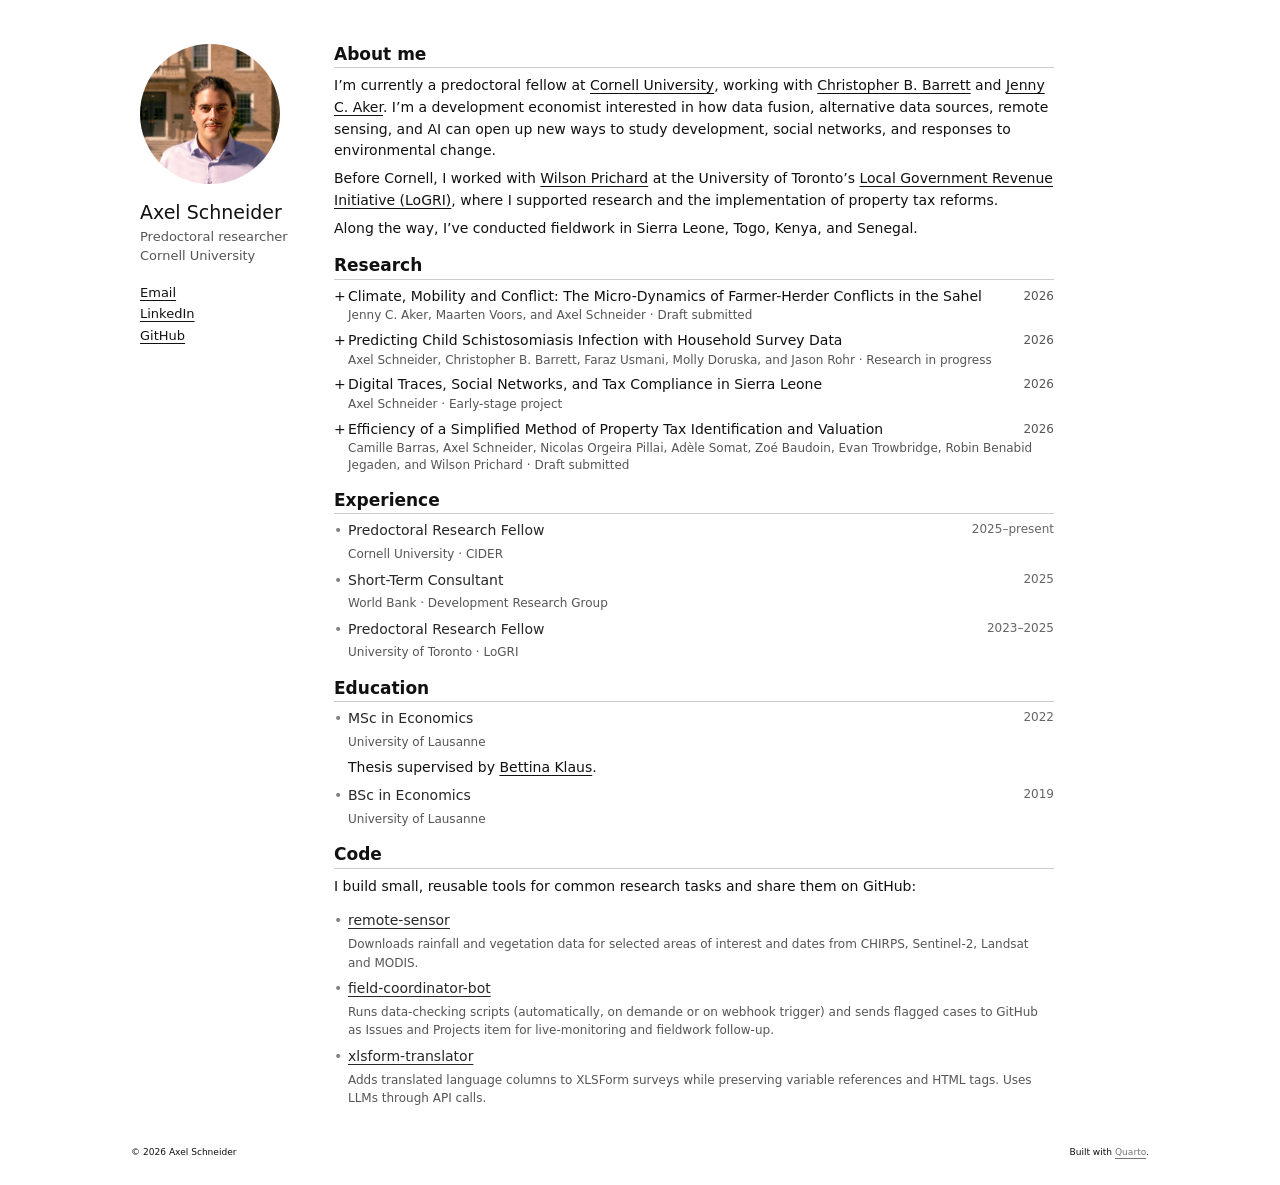
<file: docs/index.html>
<!DOCTYPE html>
<html xmlns="http://www.w3.org/1999/xhtml" lang="en" xml:lang="en"><head>

<meta charset="utf-8">
<meta name="generator" content="quarto-1.8.27">

<meta name="viewport" content="width=device-width, initial-scale=1.0, user-scalable=yes">

<meta name="description" content="Axel Schneider, predoctoral researcher at Cornell University. Development economics research using data fusion, alternative data sources, and machine learning.">

<title>Axel Schneider</title>
<style>
code{white-space: pre-wrap;}
span.smallcaps{font-variant: small-caps;}
div.columns{display: flex; gap: min(4vw, 1.5em);}
div.column{flex: auto; overflow-x: auto;}
div.hanging-indent{margin-left: 1.5em; text-indent: -1.5em;}
ul.task-list{list-style: none;}
ul.task-list li input[type="checkbox"] {
  width: 0.8em;
  margin: 0 0.8em 0.2em -1em; /* quarto-specific, see https://github.com/quarto-dev/quarto-cli/issues/4556 */ 
  vertical-align: middle;
}
</style>


<script src="site_libs/quarto-nav/quarto-nav.js"></script>
<script src="site_libs/clipboard/clipboard.min.js"></script>
<script src="site_libs/quarto-html/quarto.js" type="module"></script>
<script src="site_libs/quarto-html/tabsets/tabsets.js" type="module"></script>
<script src="site_libs/quarto-html/axe/axe-check.js" type="module"></script>
<script src="site_libs/quarto-html/popper.min.js"></script>
<script src="site_libs/quarto-html/tippy.umd.min.js"></script>
<link href="site_libs/quarto-html/tippy.css" rel="stylesheet">
<link href="site_libs/quarto-html/quarto-syntax-highlighting-ed96de9b727972fe78a7b5d16c58bf87.css" rel="stylesheet" id="quarto-text-highlighting-styles">
<script src="site_libs/bootstrap/bootstrap.min.js"></script>
<link href="site_libs/bootstrap/bootstrap-icons.css" rel="stylesheet">
<link href="site_libs/bootstrap/bootstrap-ff63373b1067ca6f91cf1456aa1f00a2.min.css" rel="stylesheet" append-hash="true" id="quarto-bootstrap" data-mode="light">
<script id="quarto-search-options" type="application/json">{
  "language": {
    "search-no-results-text": "No results",
    "search-matching-documents-text": "matching documents",
    "search-copy-link-title": "Copy link to search",
    "search-hide-matches-text": "Hide additional matches",
    "search-more-match-text": "more match in this document",
    "search-more-matches-text": "more matches in this document",
    "search-clear-button-title": "Clear",
    "search-text-placeholder": "",
    "search-detached-cancel-button-title": "Cancel",
    "search-submit-button-title": "Submit",
    "search-label": "Search"
  }
}</script>
<style>html{ scroll-behavior: smooth; }</style>
<link rel="canonical" href="https://schneideraxel.github.io/">
<script type="application/ld+json">
{
  "@context": "https://schema.org",
  "@type": "ProfilePage",
  "url": "https://schneideraxel.github.io/",
  "mainEntity": {
    "@type": "Person",
    "name": "Axel Schneider",
    "url": "https://schneideraxel.github.io/",
    "image": "https://schneideraxel.github.io/axel.jpg",
    "jobTitle": "Predoctoral Research Fellow",
    "affiliation": {
      "@type": "Organization",
      "name": "Cornell University",
      "url": "https://www.cornell.edu/"
    },
    "sameAs": [
      "https://github.com/schneideraxel",
      "https://linkedin.com/in/axel-schneider-1798492ba",
      "https://business.cornell.edu/centers/cider/predocs/",
      "https://logri.org/fr/profile/schneider-axel/"
    ]
  }
}
</script>


<link rel="stylesheet" href="site.css">
<meta property="og:title" content="Axel Schneider">
<meta property="og:description" content="Axel Schneider, predoctoral researcher at Cornell University. Development economics research using data fusion, alternative data sources, and machine learning.">
<meta property="og:image" content="https://schneideraxel.github.io/axel.jpg">
<meta property="og:site_name" content="Axel Schneider">
<meta property="og:image:alt" content="Portrait of Axel Schneider">
<meta name="twitter:title" content="Axel Schneider">
<meta name="twitter:description" content="Axel Schneider, predoctoral researcher at Cornell University. Development economics research using data fusion, alternative data sources, and machine learning.">
<meta name="twitter:image" content="https://schneideraxel.github.io/axel.jpg">
<meta name="twitter:image:alt" content="Portrait of Axel Schneider">
<meta name="twitter:card" content="summary_large_image">
</head>

<body class="quarto-light">

<div id="quarto-search-results"></div>
<!-- content -->
<div id="quarto-content" class="quarto-container page-columns page-rows-contents page-layout-full">
<!-- sidebar -->
<!-- margin-sidebar -->
    
<!-- main -->
<main class="content column-page" id="quarto-document-content"><header id="title-block-header" class="quarto-title-block"></header>




<div class="site-layout">
<div class="profile-sidebar">
<p><img src="axel.jpg" alt="Portrait of Axel Schneider" class="portrait" width="180" height="180"></p>
<h1 id="axel-schneider">Axel Schneider</h1>
<p><span class="profile-affiliation">Predoctoral researcher<br>Cornell University</span></p>
<div class="profile-links" aria-label="Profile links">
  <a href="mailto:as4538@cornell.edu">Email</a>
  <a href="https://linkedin.com/in/axel-schneider-1798492ba">LinkedIn</a>
  <a href="https://github.com/schneideraxel">GitHub</a>
</div>
</div>
<div class="reading-column">
<div id="about" class="biography">
<h2 id="about-me">About me</h2>
<p>I’m currently a predoctoral fellow at <a href="https://business.cornell.edu/centers/cider/predocs/">Cornell University</a>, working with <a href="https://barrett.dyson.cornell.edu/">Christopher B. Barrett</a> and <a href="https://cals.cornell.edu/people/jenny-aker">Jenny C. Aker</a>. I’m a development economist interested in how data fusion, alternative data sources, remote sensing, and AI can open up new ways to study development, social networks, and responses to environmental change.</p>
<p>Before Cornell, I worked with <a href="https://munkschool.utoronto.ca/person/wilson-prichard">Wilson Prichard</a> at the University of Toronto’s <a href="https://logri.org/fr/profile/schneider-axel/">Local Government Revenue Initiative (LoGRI)</a>, where I supported research and the implementation of property tax reforms.</p>
<p>Along the way, I’ve conducted fieldwork in Sierra Leone, Togo, Kenya, and Senegal.</p>
</div>
<section id="research" class="section-grid">
<h2>Research</h2>
<div class="section-body">
<details class="research-item">
<summary>
<span class="item-title">Climate, Mobility and Conflict: The Micro-Dynamics of Farmer-Herder Conflicts in the Sahel</span><span class="item-year">2026</span><span class="item-meta">Jenny C. Aker, Maarten Voors, and Axel Schneider · Draft submitted</span>
</summary>
<p>We combine repeated village and household surveys from 180 villages in Niger with rainfall, vegetation, and geospatial data to document when and where farmer–herder conflicts occur. We focus on how seasonal mobility, access to forage and farmland, and local coordination mechanisms shape conflict risk.</p>
</details>
<details class="research-item">
<summary>
<span class="item-title">Predicting Child Schistosomiasis Infection with Household Survey Data</span><span class="item-year">2026</span><span class="item-meta">Axel Schneider, Christopher B. Barrett, Faraz Usmani, Molly Doruska, and Jason Rohr · Research in progress</span>
</summary>
<p>We link three rounds of household and village surveys to schistosomiasis screening data in Senegal. Using random forests, we aim to identify the smallest practical set of individual, household, village and geographic indicators needed to predict infection and help NGOs or government agencies target screening and treatment. This research asks whether a short, focused survey can support effective targeting without the burden of extensive data collection.</p>
</details>
<details class="research-item">
<summary>
<span class="item-title">Digital Traces, Social Networks, and Tax Compliance in Sierra Leone</span><span class="item-year">2026</span><span class="item-meta">Axel Schneider · Early-stage project</span>
</summary>
<p>This early-stage project asks how the effects of tax sensitization and enforcement diffuse through social networks in Sierra Leone. It explores using machine learning to infer ties from mobile-phone communication patterns, then linking network exposure to randomized outreach and the timing of tax payments.</p>
</details>
<details class="research-item">
<summary>
<span class="item-title">Efficiency of a Simplified Method of Property Tax Identification and Valuation</span><span class="item-year">2026</span><span class="item-meta">Camille Barras, Axel Schneider, Nicolas Orgeira Pillai, Adèle Somat, Zoé Baudoin, Evan Trowbridge, Robin Benabid Jegaden, and Wilson Prichard · Draft submitted</span>
</summary>
<p>We compare implementations of simplified property identification and valuation across five African countries, drawing on remote mapping, field survey, and expert valuation data. The policy brief documents the time and cost of each stage and examines how imagery quality, survey design, scale, and local conditions affect efficiency.</p>
</details>
</div>
</section>
<section id="experience" class="section-grid">
<h2>Experience</h2>
<div class="section-body">
<h3 id="predoctoral-research-fellow-2025present">Predoctoral Research Fellow <span class="item-year">2025–present</span></h3>
<p><em>Cornell University · CIDER</em></p>
<h3 id="short-term-consultant-2025">Short-Term Consultant <span class="item-year">2025</span></h3>
<p><em>World Bank · Development Research Group</em></p>
<h3 id="predoctoral-research-fellow-20232025">Predoctoral Research Fellow <span class="item-year">2023–2025</span></h3>
<p><em>University of Toronto · LoGRI</em></p>
</div>
</section>
<section id="education" class="section-grid">
<h2>Education</h2>
<div class="section-body">
<h3 id="msc-in-economics-2022">MSc in Economics <span class="item-year">2022</span></h3>
<p><em>University of Lausanne</em></p>
<p>Thesis supervised by <a href="https://www.bklaus.net/">Bettina Klaus</a>.</p>
<h3 id="bsc-in-economics-2019">BSc in Economics <span class="item-year">2019</span></h3>
<p><em>University of Lausanne</em></p>
</div>
</section>
<section id="code" class="section-grid">
<h2>Code</h2>
<div class="section-body">
<p>I build small, reusable tools for common research tasks and share them on GitHub:</p>
<h3 id="remote-sensor-last-updated"><a href="https://github.com/schneideraxel/remote-sensor">remote-sensor</a> <span class="item-year repo-updated" data-repo="remote-sensor">Last updated…</span></h3>
<p>Downloads rainfall and vegetation data for selected areas of interest and dates from CHIRPS, Sentinel-2, Landsat and MODIS.</p>
<h3 id="field-coordinator-bot-last-updated"><a href="https://github.com/schneideraxel/field-coordinator-bot">field-coordinator-bot</a> <span class="item-year repo-updated" data-repo="field-coordinator-bot">Last updated…</span></h3>
<p>Runs data-checking scripts (automatically, on demande or on webhook trigger) and sends flagged cases to GitHub as Issues and Projects item for live-monitoring and fieldwork follow-up.</p>
<h3 id="xlsform-translator-last-updated"><a href="https://github.com/schneideraxel/xlsform-translator">xlsform-translator</a> <span class="item-year repo-updated" data-repo="xlsform-translator">Last updated…</span></h3>
<p>Adds translated language columns to XLSForm surveys while preserving variable references and HTML tags. Uses LLMs through API calls.</p>
</div>
</section>
<script>
fetch("https://api.github.com/users/schneideraxel/repos?per_page=100")
  .then(response => response.ok ? response.json() : Promise.reject())
  .then(repositories => {
    const dates = new Map(repositories.map(repository => [repository.name, repository.pushed_at]));
    document.querySelectorAll(".repo-updated").forEach(element => {
      const date = dates.get(element.dataset.repo);
      if (date) element.textContent = `Updated ${new Intl.DateTimeFormat("en", { month: "short", year: "numeric" }).format(new Date(date))}`;
      else element.hidden = true;
    });
  })
  .catch(() => document.querySelectorAll(".repo-updated").forEach(element => element.hidden = true));
</script>
</div>
</div>



</main> <!-- /main -->
<script id="quarto-html-after-body" type="application/javascript">
  window.document.addEventListener("DOMContentLoaded", function (event) {
    const isCodeAnnotation = (el) => {
      for (const clz of el.classList) {
        if (clz.startsWith('code-annotation-')) {                     
          return true;
        }
      }
      return false;
    }
    const onCopySuccess = function(e) {
      // button target
      const button = e.trigger;
      // don't keep focus
      button.blur();
      // flash "checked"
      button.classList.add('code-copy-button-checked');
      var currentTitle = button.getAttribute("title");
      button.setAttribute("title", "Copied!");
      let tooltip;
      if (window.bootstrap) {
        button.setAttribute("data-bs-toggle", "tooltip");
        button.setAttribute("data-bs-placement", "left");
        button.setAttribute("data-bs-title", "Copied!");
        tooltip = new bootstrap.Tooltip(button, 
          { trigger: "manual", 
            customClass: "code-copy-button-tooltip",
            offset: [0, -8]});
        tooltip.show();    
      }
      setTimeout(function() {
        if (tooltip) {
          tooltip.hide();
          button.removeAttribute("data-bs-title");
          button.removeAttribute("data-bs-toggle");
          button.removeAttribute("data-bs-placement");
        }
        button.setAttribute("title", currentTitle);
        button.classList.remove('code-copy-button-checked');
      }, 1000);
      // clear code selection
      e.clearSelection();
    }
    const getTextToCopy = function(trigger) {
      const outerScaffold = trigger.parentElement.cloneNode(true);
      const codeEl = outerScaffold.querySelector('code');
      for (const childEl of codeEl.children) {
        if (isCodeAnnotation(childEl)) {
          childEl.remove();
        }
      }
      return codeEl.innerText;
    }
    const clipboard = new window.ClipboardJS('.code-copy-button:not([data-in-quarto-modal])', {
      text: getTextToCopy
    });
    clipboard.on('success', onCopySuccess);
    if (window.document.getElementById('quarto-embedded-source-code-modal')) {
      const clipboardModal = new window.ClipboardJS('.code-copy-button[data-in-quarto-modal]', {
        text: getTextToCopy,
        container: window.document.getElementById('quarto-embedded-source-code-modal')
      });
      clipboardModal.on('success', onCopySuccess);
    }
      var localhostRegex = new RegExp(/^(?:http|https):\/\/localhost\:?[0-9]*\//);
      var mailtoRegex = new RegExp(/^mailto:/);
        var filterRegex = new RegExp("https:\/\/schneideraxel\.github\.io");
      var isInternal = (href) => {
          return filterRegex.test(href) || localhostRegex.test(href) || mailtoRegex.test(href);
      }
      // Inspect non-navigation links and adorn them if external
     var links = window.document.querySelectorAll('a[href]:not(.nav-link):not(.navbar-brand):not(.toc-action):not(.sidebar-link):not(.sidebar-item-toggle):not(.pagination-link):not(.no-external):not([aria-hidden]):not(.dropdown-item):not(.quarto-navigation-tool):not(.about-link)');
      for (var i=0; i<links.length; i++) {
        const link = links[i];
        if (!isInternal(link.href)) {
          // undo the damage that might have been done by quarto-nav.js in the case of
          // links that we want to consider external
          if (link.dataset.originalHref !== undefined) {
            link.href = link.dataset.originalHref;
          }
        }
      }
    function tippyHover(el, contentFn, onTriggerFn, onUntriggerFn) {
      const config = {
        allowHTML: true,
        maxWidth: 500,
        delay: 100,
        arrow: false,
        appendTo: function(el) {
            return el.parentElement;
        },
        interactive: true,
        interactiveBorder: 10,
        theme: 'quarto',
        placement: 'bottom-start',
      };
      if (contentFn) {
        config.content = contentFn;
      }
      if (onTriggerFn) {
        config.onTrigger = onTriggerFn;
      }
      if (onUntriggerFn) {
        config.onUntrigger = onUntriggerFn;
      }
      window.tippy(el, config); 
    }
    const noterefs = window.document.querySelectorAll('a[role="doc-noteref"]');
    for (var i=0; i<noterefs.length; i++) {
      const ref = noterefs[i];
      tippyHover(ref, function() {
        // use id or data attribute instead here
        let href = ref.getAttribute('data-footnote-href') || ref.getAttribute('href');
        try { href = new URL(href).hash; } catch {}
        const id = href.replace(/^#\/?/, "");
        const note = window.document.getElementById(id);
        if (note) {
          return note.innerHTML;
        } else {
          return "";
        }
      });
    }
    const xrefs = window.document.querySelectorAll('a.quarto-xref');
    const processXRef = (id, note) => {
      // Strip column container classes
      const stripColumnClz = (el) => {
        el.classList.remove("page-full", "page-columns");
        if (el.children) {
          for (const child of el.children) {
            stripColumnClz(child);
          }
        }
      }
      stripColumnClz(note)
      if (id === null || id.startsWith('sec-')) {
        // Special case sections, only their first couple elements
        const container = document.createElement("div");
        if (note.children && note.children.length > 2) {
          container.appendChild(note.children[0].cloneNode(true));
          for (let i = 1; i < note.children.length; i++) {
            const child = note.children[i];
            if (child.tagName === "P" && child.innerText === "") {
              continue;
            } else {
              container.appendChild(child.cloneNode(true));
              break;
            }
          }
          if (window.Quarto?.typesetMath) {
            window.Quarto.typesetMath(container);
          }
          return container.innerHTML
        } else {
          if (window.Quarto?.typesetMath) {
            window.Quarto.typesetMath(note);
          }
          return note.innerHTML;
        }
      } else {
        // Remove any anchor links if they are present
        const anchorLink = note.querySelector('a.anchorjs-link');
        if (anchorLink) {
          anchorLink.remove();
        }
        if (window.Quarto?.typesetMath) {
          window.Quarto.typesetMath(note);
        }
        if (note.classList.contains("callout")) {
          return note.outerHTML;
        } else {
          return note.innerHTML;
        }
      }
    }
    for (var i=0; i<xrefs.length; i++) {
      const xref = xrefs[i];
      tippyHover(xref, undefined, function(instance) {
        instance.disable();
        let url = xref.getAttribute('href');
        let hash = undefined; 
        if (url.startsWith('#')) {
          hash = url;
        } else {
          try { hash = new URL(url).hash; } catch {}
        }
        if (hash) {
          const id = hash.replace(/^#\/?/, "");
          const note = window.document.getElementById(id);
          if (note !== null) {
            try {
              const html = processXRef(id, note.cloneNode(true));
              instance.setContent(html);
            } finally {
              instance.enable();
              instance.show();
            }
          } else {
            // See if we can fetch this
            fetch(url.split('#')[0])
            .then(res => res.text())
            .then(html => {
              const parser = new DOMParser();
              const htmlDoc = parser.parseFromString(html, "text/html");
              const note = htmlDoc.getElementById(id);
              if (note !== null) {
                const html = processXRef(id, note);
                instance.setContent(html);
              } 
            }).finally(() => {
              instance.enable();
              instance.show();
            });
          }
        } else {
          // See if we can fetch a full url (with no hash to target)
          // This is a special case and we should probably do some content thinning / targeting
          fetch(url)
          .then(res => res.text())
          .then(html => {
            const parser = new DOMParser();
            const htmlDoc = parser.parseFromString(html, "text/html");
            const note = htmlDoc.querySelector('main.content');
            if (note !== null) {
              // This should only happen for chapter cross references
              // (since there is no id in the URL)
              // remove the first header
              if (note.children.length > 0 && note.children[0].tagName === "HEADER") {
                note.children[0].remove();
              }
              const html = processXRef(null, note);
              instance.setContent(html);
            } 
          }).finally(() => {
            instance.enable();
            instance.show();
          });
        }
      }, function(instance) {
      });
    }
        let selectedAnnoteEl;
        const selectorForAnnotation = ( cell, annotation) => {
          let cellAttr = 'data-code-cell="' + cell + '"';
          let lineAttr = 'data-code-annotation="' +  annotation + '"';
          const selector = 'span[' + cellAttr + '][' + lineAttr + ']';
          return selector;
        }
        const selectCodeLines = (annoteEl) => {
          const doc = window.document;
          const targetCell = annoteEl.getAttribute("data-target-cell");
          const targetAnnotation = annoteEl.getAttribute("data-target-annotation");
          const annoteSpan = window.document.querySelector(selectorForAnnotation(targetCell, targetAnnotation));
          const lines = annoteSpan.getAttribute("data-code-lines").split(",");
          const lineIds = lines.map((line) => {
            return targetCell + "-" + line;
          })
          let top = null;
          let height = null;
          let parent = null;
          if (lineIds.length > 0) {
              //compute the position of the single el (top and bottom and make a div)
              const el = window.document.getElementById(lineIds[0]);
              top = el.offsetTop;
              height = el.offsetHeight;
              parent = el.parentElement.parentElement;
            if (lineIds.length > 1) {
              const lastEl = window.document.getElementById(lineIds[lineIds.length - 1]);
              const bottom = lastEl.offsetTop + lastEl.offsetHeight;
              height = bottom - top;
            }
            if (top !== null && height !== null && parent !== null) {
              // cook up a div (if necessary) and position it 
              let div = window.document.getElementById("code-annotation-line-highlight");
              if (div === null) {
                div = window.document.createElement("div");
                div.setAttribute("id", "code-annotation-line-highlight");
                div.style.position = 'absolute';
                parent.appendChild(div);
              }
              div.style.top = top - 2 + "px";
              div.style.height = height + 4 + "px";
              div.style.left = 0;
              let gutterDiv = window.document.getElementById("code-annotation-line-highlight-gutter");
              if (gutterDiv === null) {
                gutterDiv = window.document.createElement("div");
                gutterDiv.setAttribute("id", "code-annotation-line-highlight-gutter");
                gutterDiv.style.position = 'absolute';
                const codeCell = window.document.getElementById(targetCell);
                const gutter = codeCell.querySelector('.code-annotation-gutter');
                gutter.appendChild(gutterDiv);
              }
              gutterDiv.style.top = top - 2 + "px";
              gutterDiv.style.height = height + 4 + "px";
            }
            selectedAnnoteEl = annoteEl;
          }
        };
        const unselectCodeLines = () => {
          const elementsIds = ["code-annotation-line-highlight", "code-annotation-line-highlight-gutter"];
          elementsIds.forEach((elId) => {
            const div = window.document.getElementById(elId);
            if (div) {
              div.remove();
            }
          });
          selectedAnnoteEl = undefined;
        };
          // Handle positioning of the toggle
      window.addEventListener(
        "resize",
        throttle(() => {
          elRect = undefined;
          if (selectedAnnoteEl) {
            selectCodeLines(selectedAnnoteEl);
          }
        }, 10)
      );
      function throttle(fn, ms) {
      let throttle = false;
      let timer;
        return (...args) => {
          if(!throttle) { // first call gets through
              fn.apply(this, args);
              throttle = true;
          } else { // all the others get throttled
              if(timer) clearTimeout(timer); // cancel #2
              timer = setTimeout(() => {
                fn.apply(this, args);
                timer = throttle = false;
              }, ms);
          }
        };
      }
        // Attach click handler to the DT
        const annoteDls = window.document.querySelectorAll('dt[data-target-cell]');
        for (const annoteDlNode of annoteDls) {
          annoteDlNode.addEventListener('click', (event) => {
            const clickedEl = event.target;
            if (clickedEl !== selectedAnnoteEl) {
              unselectCodeLines();
              const activeEl = window.document.querySelector('dt[data-target-cell].code-annotation-active');
              if (activeEl) {
                activeEl.classList.remove('code-annotation-active');
              }
              selectCodeLines(clickedEl);
              clickedEl.classList.add('code-annotation-active');
            } else {
              // Unselect the line
              unselectCodeLines();
              clickedEl.classList.remove('code-annotation-active');
            }
          });
        }
    const findCites = (el) => {
      const parentEl = el.parentElement;
      if (parentEl) {
        const cites = parentEl.dataset.cites;
        if (cites) {
          return {
            el,
            cites: cites.split(' ')
          };
        } else {
          return findCites(el.parentElement)
        }
      } else {
        return undefined;
      }
    };
    var bibliorefs = window.document.querySelectorAll('a[role="doc-biblioref"]');
    for (var i=0; i<bibliorefs.length; i++) {
      const ref = bibliorefs[i];
      const citeInfo = findCites(ref);
      if (citeInfo) {
        tippyHover(citeInfo.el, function() {
          var popup = window.document.createElement('div');
          citeInfo.cites.forEach(function(cite) {
            var citeDiv = window.document.createElement('div');
            citeDiv.classList.add('hanging-indent');
            citeDiv.classList.add('csl-entry');
            var biblioDiv = window.document.getElementById('ref-' + cite);
            if (biblioDiv) {
              citeDiv.innerHTML = biblioDiv.innerHTML;
            }
            popup.appendChild(citeDiv);
          });
          return popup.innerHTML;
        });
      }
    }
  });
  </script>
</div> <!-- /content -->
<footer class="footer">
  <div class="nav-footer">
    <div class="nav-footer-left">
<p>© 2026 Axel Schneider</p>
</div>   
    <div class="nav-footer-center">
      &nbsp;
    </div>
    <div class="nav-footer-right">
<p>Built with <a href="https://quarto.org/">Quarto</a>.</p>
</div>
  </div>
</footer>




<script src="site_libs/quarto-html/zenscroll-min.js"></script>
</body></html>
</file>
<file: docs/site_libs/quarto-html/tippy.css>
.tippy-box[data-animation=fade][data-state=hidden]{opacity:0}[data-tippy-root]{max-width:calc(100vw - 10px)}.tippy-box{position:relative;background-color:#333;color:#fff;border-radius:4px;font-size:14px;line-height:1.4;white-space:normal;outline:0;transition-property:transform,visibility,opacity}.tippy-box[data-placement^=top]>.tippy-arrow{bottom:0}.tippy-box[data-placement^=top]>.tippy-arrow:before{bottom:-7px;left:0;border-width:8px 8px 0;border-top-color:initial;transform-origin:center top}.tippy-box[data-placement^=bottom]>.tippy-arrow{top:0}.tippy-box[data-placement^=bottom]>.tippy-arrow:before{top:-7px;left:0;border-width:0 8px 8px;border-bottom-color:initial;transform-origin:center bottom}.tippy-box[data-placement^=left]>.tippy-arrow{right:0}.tippy-box[data-placement^=left]>.tippy-arrow:before{border-width:8px 0 8px 8px;border-left-color:initial;right:-7px;transform-origin:center left}.tippy-box[data-placement^=right]>.tippy-arrow{left:0}.tippy-box[data-placement^=right]>.tippy-arrow:before{left:-7px;border-width:8px 8px 8px 0;border-right-color:initial;transform-origin:center right}.tippy-box[data-inertia][data-state=visible]{transition-timing-function:cubic-bezier(.54,1.5,.38,1.11)}.tippy-arrow{width:16px;height:16px;color:#333}.tippy-arrow:before{content:"";position:absolute;border-color:transparent;border-style:solid}.tippy-content{position:relative;padding:5px 9px;z-index:1}
</file>
<file: docs/site_libs/quarto-html/quarto-syntax-highlighting-ed96de9b727972fe78a7b5d16c58bf87.css>
/* quarto syntax highlight colors */
:root {
  --quarto-hl-ot-color: #003B4F;
  --quarto-hl-at-color: #657422;
  --quarto-hl-ss-color: #20794D;
  --quarto-hl-an-color: #5E5E5E;
  --quarto-hl-fu-color: #4758AB;
  --quarto-hl-st-color: #20794D;
  --quarto-hl-cf-color: #003B4F;
  --quarto-hl-op-color: #5E5E5E;
  --quarto-hl-er-color: #AD0000;
  --quarto-hl-bn-color: #AD0000;
  --quarto-hl-al-color: #AD0000;
  --quarto-hl-va-color: #111111;
  --quarto-hl-bu-color: inherit;
  --quarto-hl-ex-color: inherit;
  --quarto-hl-pp-color: #AD0000;
  --quarto-hl-in-color: #5E5E5E;
  --quarto-hl-vs-color: #20794D;
  --quarto-hl-wa-color: #5E5E5E;
  --quarto-hl-do-color: #5E5E5E;
  --quarto-hl-im-color: #00769E;
  --quarto-hl-ch-color: #20794D;
  --quarto-hl-dt-color: #AD0000;
  --quarto-hl-fl-color: #AD0000;
  --quarto-hl-co-color: #5E5E5E;
  --quarto-hl-cv-color: #5E5E5E;
  --quarto-hl-cn-color: #8f5902;
  --quarto-hl-sc-color: #5E5E5E;
  --quarto-hl-dv-color: #AD0000;
  --quarto-hl-kw-color: #003B4F;
}

/* other quarto variables */
:root {
  --quarto-font-monospace: SFMono-Regular, Menlo, Monaco, Consolas, "Liberation Mono", "Courier New", monospace;
}

/* syntax highlight based on Pandoc's rules */
pre > code.sourceCode > span {
  color: #003B4F;
}

code.sourceCode > span {
  color: #003B4F;
}

div.sourceCode,
div.sourceCode pre.sourceCode {
  color: #003B4F;
}

/* Normal */
code span {
  color: #003B4F;
}

/* Alert */
code span.al {
  color: #AD0000;
  font-style: inherit;
}

/* Annotation */
code span.an {
  color: #5E5E5E;
  font-style: inherit;
}

/* Attribute */
code span.at {
  color: #657422;
  font-style: inherit;
}

/* BaseN */
code span.bn {
  color: #AD0000;
  font-style: inherit;
}

/* BuiltIn */
code span.bu {
  font-style: inherit;
}

/* ControlFlow */
code span.cf {
  color: #003B4F;
  font-weight: bold;
  font-style: inherit;
}

/* Char */
code span.ch {
  color: #20794D;
  font-style: inherit;
}

/* Constant */
code span.cn {
  color: #8f5902;
  font-style: inherit;
}

/* Comment */
code span.co {
  color: #5E5E5E;
  font-style: inherit;
}

/* CommentVar */
code span.cv {
  color: #5E5E5E;
  font-style: italic;
}

/* Documentation */
code span.do {
  color: #5E5E5E;
  font-style: italic;
}

/* DataType */
code span.dt {
  color: #AD0000;
  font-style: inherit;
}

/* DecVal */
code span.dv {
  color: #AD0000;
  font-style: inherit;
}

/* Error */
code span.er {
  color: #AD0000;
  font-style: inherit;
}

/* Extension */
code span.ex {
  font-style: inherit;
}

/* Float */
code span.fl {
  color: #AD0000;
  font-style: inherit;
}

/* Function */
code span.fu {
  color: #4758AB;
  font-style: inherit;
}

/* Import */
code span.im {
  color: #00769E;
  font-style: inherit;
}

/* Information */
code span.in {
  color: #5E5E5E;
  font-style: inherit;
}

/* Keyword */
code span.kw {
  color: #003B4F;
  font-weight: bold;
  font-style: inherit;
}

/* Operator */
code span.op {
  color: #5E5E5E;
  font-style: inherit;
}

/* Other */
code span.ot {
  color: #003B4F;
  font-style: inherit;
}

/* Preprocessor */
code span.pp {
  color: #AD0000;
  font-style: inherit;
}

/* SpecialChar */
code span.sc {
  color: #5E5E5E;
  font-style: inherit;
}

/* SpecialString */
code span.ss {
  color: #20794D;
  font-style: inherit;
}

/* String */
code span.st {
  color: #20794D;
  font-style: inherit;
}

/* Variable */
code span.va {
  color: #111111;
  font-style: inherit;
}

/* VerbatimString */
code span.vs {
  color: #20794D;
  font-style: inherit;
}

/* Warning */
code span.wa {
  color: #5E5E5E;
  font-style: italic;
}

.prevent-inlining {
  content: "</";
}

/*# sourceMappingURL=0920dd6d7437995b8cdf7429764427b1.css.map */
</file>
<file: docs/site.css>
/*
  SITE STYLES

  Contents
  1. Design settings
  2. Global defaults
  3. Page layout
  4. Profile sidebar
  5. Content and headings
  6. Standard section items
  7. Research items
  8. Footer
  9. Mobile layout
  10. Print layout

  For routine design changes, edit the variables in section 1. The numbered
  sections below control structure and should rarely need adjustment.
*/

/* ========================================================================== 
   1. DESIGN SETTINGS
   ========================================================================== */
:root {
  color-scheme: light;

  /* Colors */
  --color-background: #fff;
  --color-text: #111;
  --color-muted: #555;
  --color-marker: #777;
  --color-rule: #ccc;
  --color-description-rule: #bbb;
  --color-description-text: #333;
  --color-link: var(--color-text);
  --color-link-hover: #666;

  /* Page dimensions */
  --page-width: 1040px;
  --reading-width: 720px;
  --description-width: 650px;
  --page-padding-x: 20px;
  --page-padding-bottom: 24px;
  --page-top-space: 30px;

  /* Main two-column layout */
  --sidebar-width: 160px;
  --column-gap: 34px;

  /* Typography */
  --font-size-body: 14px;
  --font-size-small: 12px;
  --font-size-sidebar: 13px;
  --font-size-name: 19px;
  --font-size-section: 17px;
  --line-height-body: 1.55;
  --line-height-item: 1.4;

  /* Repeated item spacing */
  --item-indent: 14px;
  --section-gap: 16px;
  --item-gap: 7px;

  /* Portrait sizes */
  --portrait-size: 140px;
  --portrait-size-mobile: 110px;

  /* Keep Quarto and Bootstrap colors consistent with the page */
  --bs-body-bg: var(--color-background);
  --bs-body-color: var(--color-text);
  --bs-link-color: var(--color-link);
  --bs-link-hover-color: var(--color-link-hover);
}

/* Follow the visitor's system preference; edit this palette to adjust dark mode. */
@media (prefers-color-scheme: dark) {
  :root {
    color-scheme: dark;
    --color-background: #1c1c1e;
    --color-text: #f5f5f7;
    --color-muted: #d1d1d6;
    --color-marker: #aeaeb2;
    --color-rule: #3a3a3c;
    --color-description-rule: #636366;
    --color-description-text: #e5e5ea;
    --color-link: #70b7ff;
    --color-link-hover: #a3d1ff;
  }
}

/* ========================================================================== 
   2. GLOBAL DEFAULTS
   ========================================================================== */
body {
  background: var(--color-background);
  color: var(--color-text);
  font-size: var(--font-size-body);
}

/* Quarto normally constrains this container; the custom grid handles width here. */
#quarto-content { display: block; }

/* Hide Quarto's empty title container because the name lives in the sidebar. */
#title-block-header:empty { display: none; }

/* Links share one treatment throughout the page. */
a {
  color: var(--color-link);
  text-decoration: underline;
  text-underline-offset: 3px;
}

a:hover { color: var(--color-link-hover); }

/* ========================================================================== 
   3. PAGE LAYOUT
   Desktop uses a profile column and a reading column.
   ========================================================================== */
main.content {
  width: 100%;
  max-width: var(--page-width);
  margin: 0 auto;
  padding: 0 var(--page-padding-x) var(--page-padding-bottom);
}

.site-layout {
  display: grid;
  grid-template-columns: var(--sidebar-width) minmax(0, 1fr);
  gap: var(--column-gap);
  align-items: start;
  margin-top: var(--page-top-space);
}

/* Prevent long content from forcing either grid column beyond the page width. */
.site-layout > * { min-width: 0; }

/* ========================================================================== 
   4. PROFILE SIDEBAR
   ========================================================================== */
.profile-sidebar { font-size: var(--font-size-sidebar); }

.portrait {
  display: block;
  width: var(--portrait-size);
  height: var(--portrait-size);
  object-fit: cover;
  border-radius: 50%;
}

.profile-sidebar h1 {
  font-size: var(--font-size-name);
  font-weight: 400;
  margin: 10px 0 3px;
}

.profile-affiliation {
  color: var(--color-muted);
  line-height: 1.5;
}

.profile-links {
  display: flex;
  flex-direction: column;
  align-items: flex-start;
  gap: 2px;
  margin-top: 8px;
}

/* ========================================================================== 
   5. CONTENT AND HEADINGS
   ========================================================================== */
.reading-column {
  max-width: var(--reading-width);
  line-height: var(--line-height-body);
}

.biography > p { margin-bottom: 6px; }
.section-grid { margin-top: var(--section-gap); }

/* Section headings */
.reading-column h2 {
  font-size: var(--font-size-section);
  font-weight: 700;
  margin: 0 0 7px;
  padding-bottom: 3px;
  border-bottom: 1px solid var(--color-rule);
}

/* All item titles remain regular weight; only section headings are bold. */
.reading-column h3 {
  font-size: var(--font-size-body);
  font-weight: 400;
  line-height: var(--line-height-item);
  margin: 0 0 4px;
}

/* ========================================================================== 
   6. STANDARD SECTION ITEMS

  Experience, Education, and Code items use a two-column title row.
  The title fills the available width and the date stays aligned on the right.
   ========================================================================== */
.section-body h3 {
  position: relative;
  display: grid;
  grid-template-columns: minmax(0, 1fr) auto;
  gap: 10px;
  padding-left: var(--item-indent);
}

.section-body h3::before {
  content: "•";
  position: absolute;
  left: 0;
  color: var(--color-marker);
}

.section-body h3:not(:first-of-type) { margin-top: var(--item-gap); }

/* Subtitles and code descriptions sit beneath and align with their item title. */
.section-body h3 + p {
  color: var(--color-muted);
  font-size: var(--font-size-small);
  margin-bottom: 6px;
}

.section-body h3 + p,
#education h3 + p + p {
  margin-left: var(--item-indent);
}

/* Markdown italics identify subtitles in the source but display as regular text. */
.section-body h3 + p em { font-style: normal; }

/* Small corrections for content structures unique to these two sections. */
#education h3 + p + p { margin-bottom: 0; }
#code > .section-body > p:first-child { margin-bottom: 14px; }

/* ========================================================================== 
   7. RESEARCH ITEMS

   Research entries are expandable. Their summary contains the disclosure
   control, project title, date, authors, and status. The description appears
   only when the entry is open.
   ========================================================================== */
.research-item { margin-bottom: var(--item-gap); }

/*
  Research uses three columns: expand control, title, and date.
  The title can wrap while the date remains aligned with dates in other sections.
*/
.research-item summary {
  display: grid;
  grid-template-columns: var(--item-indent) minmax(0, 1fr) auto;
  color: var(--color-text);
  cursor: pointer;
  list-style: none;
}

/* Remove the browser's native disclosure triangle. */
.research-item summary::-webkit-details-marker { display: none; }

/* The custom plus/minus also serves as the research item marker. */
.research-item summary::before {
  content: "+";
  grid-column: 1;
  grid-row: 1 / span 2;
  color: var(--color-text);
  font-size: var(--font-size-body);
  line-height: var(--line-height-item);
}

.research-item[open] summary::before { content: "−"; }

.item-title {
  grid-column: 2;
  display: block;
  font-size: var(--font-size-body);
  font-weight: 400;
  line-height: var(--line-height-item);
}

/* Shared date style for Research, Experience, Education, and Code. */
.item-year {
  color: var(--color-muted);
  font-size: var(--font-size-small);
  font-weight: 400;
  white-space: nowrap;
}

.research-item summary .item-year {
  grid-column: 3;
  margin-left: 10px;
}

/* Authors and project status occupy the full width beneath the title and date. */
.item-meta {
  grid-column: 2 / span 2;
  color: var(--color-muted);
  font-size: var(--font-size-small);
  line-height: var(--line-height-item);
  margin-top: 1px;
}

.research-item[open] summary { margin-bottom: 7px; }

/*
  Expanded descriptions are inset to distinguish them from the summary.
  The short vertical rule belongs only to the open description, not the item list.
*/
.research-item p {
  max-width: var(--description-width);
  margin: 0 var(--item-indent);
  padding-left: 12px;
  border-left: 1px solid var(--color-description-rule);
  color: var(--color-description-text);
  font-size: var(--font-size-sidebar);
  line-height: var(--line-height-body);
}

/* ========================================================================== 
   8. FOOTER
   The footer stays plain and continuous with the page background.
   ========================================================================== */
.nav-footer {
  max-width: var(--page-width);
  margin: 0 auto;
  padding: 8px var(--page-padding-x) 12px;
  background: var(--color-background);
  color: var(--color-text);
  border: 0;
  font-size: 11px;
}

/* ========================================================================== 
   9. MOBILE LAYOUT

   The profile becomes a compact image-and-text grid above the reading column.
   Content and research items keep the same internal alignment as desktop.
   ========================================================================== */
@media (max-width: 700px) {
  main.content { padding: 0 var(--page-padding-x) 32px; }

  .site-layout {
    grid-template-columns: 1fr;
    gap: 24px;
  }

  .profile-sidebar {
    display: grid;
    grid-template-columns: var(--portrait-size-mobile) minmax(0, 1fr);
    column-gap: 18px;
    align-items: start;
  }

  /* Keep the portrait in the first column beside all profile text. */
  .profile-sidebar > p:first-child {
    grid-column: 1;
    grid-row: 1 / span 3;
    margin: 0;
  }

  .portrait {
    width: var(--portrait-size-mobile);
    height: var(--portrait-size-mobile);
  }

  .profile-sidebar h1 { margin-top: 0; }

  .profile-links {
    grid-column: 2;
    flex-direction: row;
    flex-wrap: wrap;
    gap: 4px 14px;
    margin-top: 8px;
  }
}

/* ========================================================================== 
   10. PRINT LAYOUT
   Remove screen-only spacing and the footer.
   ========================================================================== */
@media print {
  main.content {
    padding: 0;
    max-width: none;
  }

  .nav-footer { display: none; }
}
</file>
